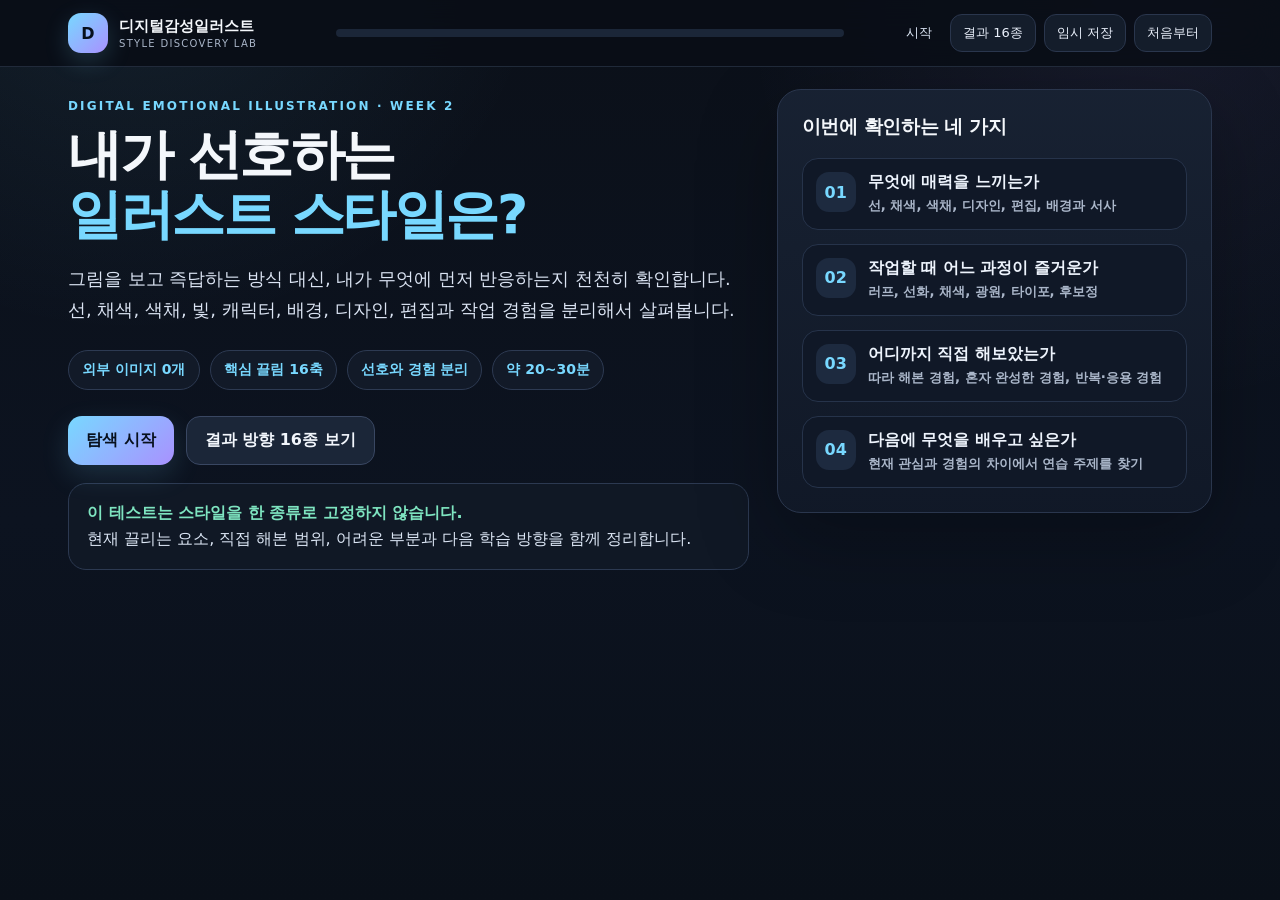
<file: illustration-style-lab-2026/index.html>
<!doctype html><html lang="ko"><head><meta charset="utf-8"><meta name="viewport" content="width=device-width,initial-scale=1,viewport-fit=cover"><meta name="theme-color" content="#0b1019"><meta name="description" content="이미지 없이 선, 채색, 색채, 디자인, 편집, 배경, 서사 등 일러스트 선호 요소를 깊게 탐색하는 수업용 테스트"><title>내가 선호하는 일러스트 스타일은?</title><style>*{box-sizing:border-box}body{margin:0;background:linear-gradient(150deg,#0b1019,#111827);color:#f4f7fb;font-family:system-ui,-apple-system,"Noto Sans KR",sans-serif;display:grid;place-items:center;min-height:100vh}.load{width:min(560px,calc(100% - 32px));padding:28px;border:1px solid #2a364d;border-radius:22px;background:#151d2b;box-shadow:0 24px 80px rgba(0,0,0,.28);line-height:1.75}.load b{display:block;font-size:21px;margin-bottom:5px}.load span{color:#aab6c9}.bar{height:8px;background:#222e43;border-radius:999px;overflow:hidden;margin-top:20px}.bar i{display:block;height:100%;width:48%;background:linear-gradient(90deg,#78d8ff,#a991ff);border-radius:999px;animation:move 1.2s infinite ease-in-out}@keyframes move{0%{transform:translateX(-110%)}100%{transform:translateX(220%)}}</style></head><body><div class="load"><b>텍스트 전용 테스트를 불러오는 중입니다</b><span>선, 채색, 색채, 디자인, 편집과 작업 경험을 확인할 준비를 하고 있습니다.</span><div class="bar"><i></i></div></div><script>(async()=>{try{const files=['v5/payload-00.part?v=5','v5/payload-01.part?v=5','v5/payload-02.part?v=5','v5/payload-03.part?v=5','v5/payload-04.part?v=5'];const b64=(await Promise.all(files.map(f=>fetch(f,{cache:'no-store'}).then(r=>{if(!r.ok)throw new Error(f+' '+r.status);return r.text()})))).join('');const u=Uint8Array.from(atob(b64),c=>c.charCodeAt(0));if(!('DecompressionStream' in window))throw new Error('브라우저 압축 해제 기능 미지원');const ds=new DecompressionStream('gzip');const html=await new Response(new Blob([u]).stream().pipeThrough(ds)).text();document.open();document.write(html);document.close()}catch(e){document.body.innerHTML='<div class="load"><b>사이트를 불러오지 못했습니다</b><span>Chrome 또는 Edge에서 새로고침해 주세요. 문제가 계속되면 교수자에게 알려 주세요.</span></div>';console.error(e)}})();</script></body></html>
</file>
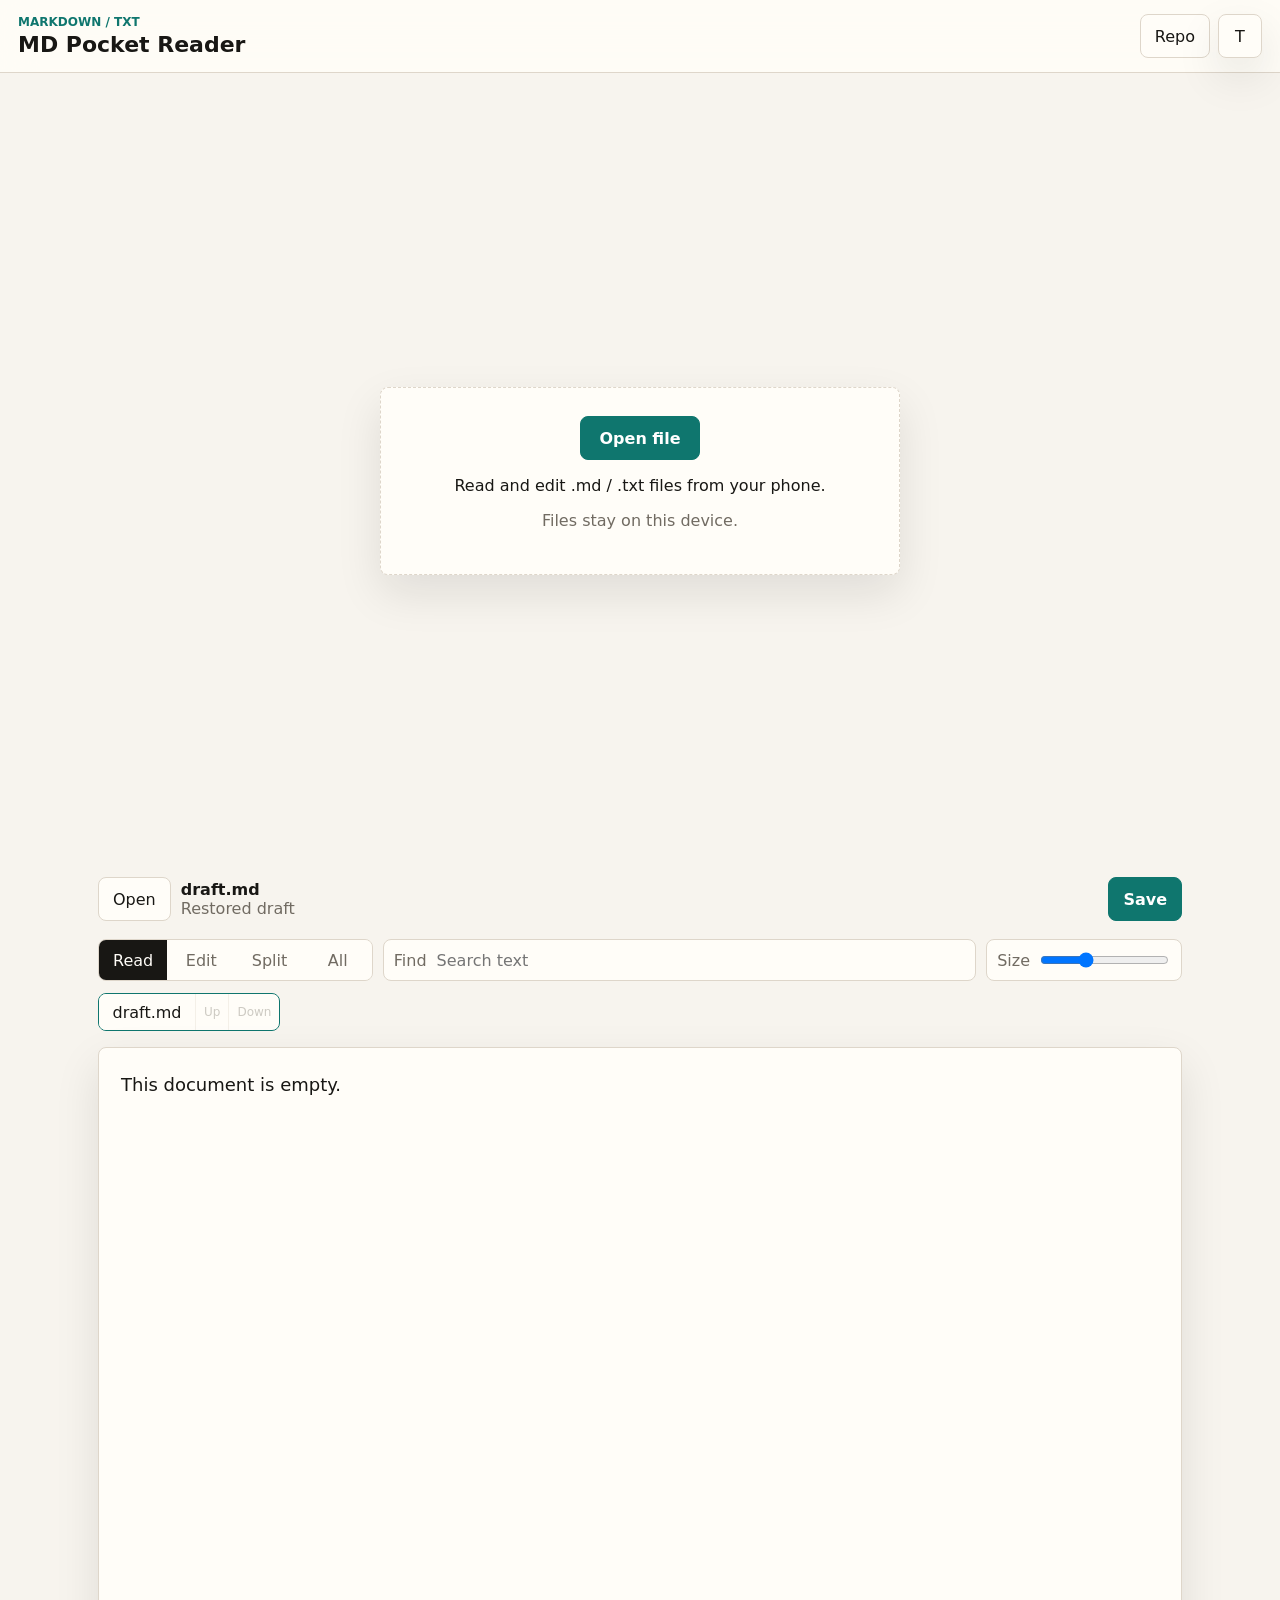
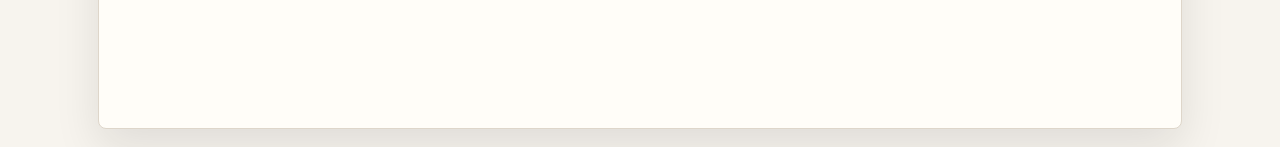
<file: mobile-md-reader/index.html>
<!doctype html>
<html lang="en">
<head>
  <meta charset="utf-8">
  <meta name="viewport" content="width=device-width, initial-scale=1, viewport-fit=cover">
  <meta name="theme-color" content="#111111">
  <title>MD Pocket Reader</title>
  <link rel="stylesheet" href="./styles.css">
</head>
<body>
  <div class="app-shell">
    <header class="topbar">
      <div>
        <p class="eyebrow">Markdown / TXT</p>
        <h1>MD Pocket Reader</h1>
      </div>
      <div class="top-actions">
        <button id="repoToggle" class="ghost-button" type="button">Repo</button>
        <button id="themeToggle" class="icon-button" type="button" aria-label="Toggle theme">T</button>
      </div>
    </header>

    <main class="workspace">
      <section id="repoPanel" class="repo-panel" hidden>
        <div class="repo-head">
          <div>
            <strong>Repo library</strong>
            <span id="repoCount">Checking...</span>
          </div>
          <button id="repoOpenAll" class="solid-button" type="button" hidden>Open all</button>
        </div>
        <div class="repo-uploader">
          <input id="repoToken" type="password" autocomplete="off" placeholder="GitHub token for upload">
          <input id="repoUploadInput" class="file-input" type="file" multiple>
          <button id="repoPickFiles" class="ghost-button" type="button">Choose</button>
          <button id="repoUploadButton" class="solid-button" type="button">Upload</button>
        </div>
        <p id="repoUploadStatus" class="hint" role="status"></p>
        <div id="repoList" class="repo-list"></div>
      </section>

      <section id="emptyState" class="empty-state">
        <div class="drop-zone" id="dropZone">
          <input id="fileInput" class="file-input" type="file" multiple>
          <label for="fileInput" class="primary-action">Open file</label>
          <p>Read and edit .md / .txt files from your phone.</p>
          <p class="hint">Files stay on this device.</p>
          <p id="openMessage" class="hint" role="status"></p>
        </div>
      </section>

      <section id="readerPanel" class="reader-panel" hidden>
        <div class="file-strip">
          <button id="openFileButton" class="ghost-button" type="button">Open</button>
          <div class="file-meta">
            <strong id="fileName">untitled.md</strong>
            <span id="saveStatus">Ready</span>
          </div>
          <button id="saveButton" class="solid-button" type="button">Save</button>
        </div>

        <div class="controls">
          <div class="segmented" role="tablist" aria-label="View mode">
            <button id="previewTab" class="segment active" type="button">Read</button>
            <button id="editTab" class="segment" type="button">Edit</button>
            <button id="splitTab" class="segment" type="button">Split</button>
            <button id="allTab" class="segment" type="button">All</button>
          </div>
          <label class="search-box">
            <span>Find</span>
            <input id="searchInput" type="search" placeholder="Search text">
          </label>
          <label class="size-control">
            <span>Size</span>
            <input id="fontSize" type="range" min="15" max="24" value="18">
          </label>
        </div>

        <div id="fileList" class="file-list" hidden></div>

        <div id="contentArea" class="content-area preview-mode">
          <article id="preview" class="markdown-view"></article>
          <article id="allPreview" class="markdown-view all-view"></article>
          <textarea id="editor" class="editor" spellcheck="false" aria-label="Markdown editor"></textarea>
        </div>
      </section>
    </main>
  </div>

  <script src="./app.js"></script>
</body>
</html>
</file>
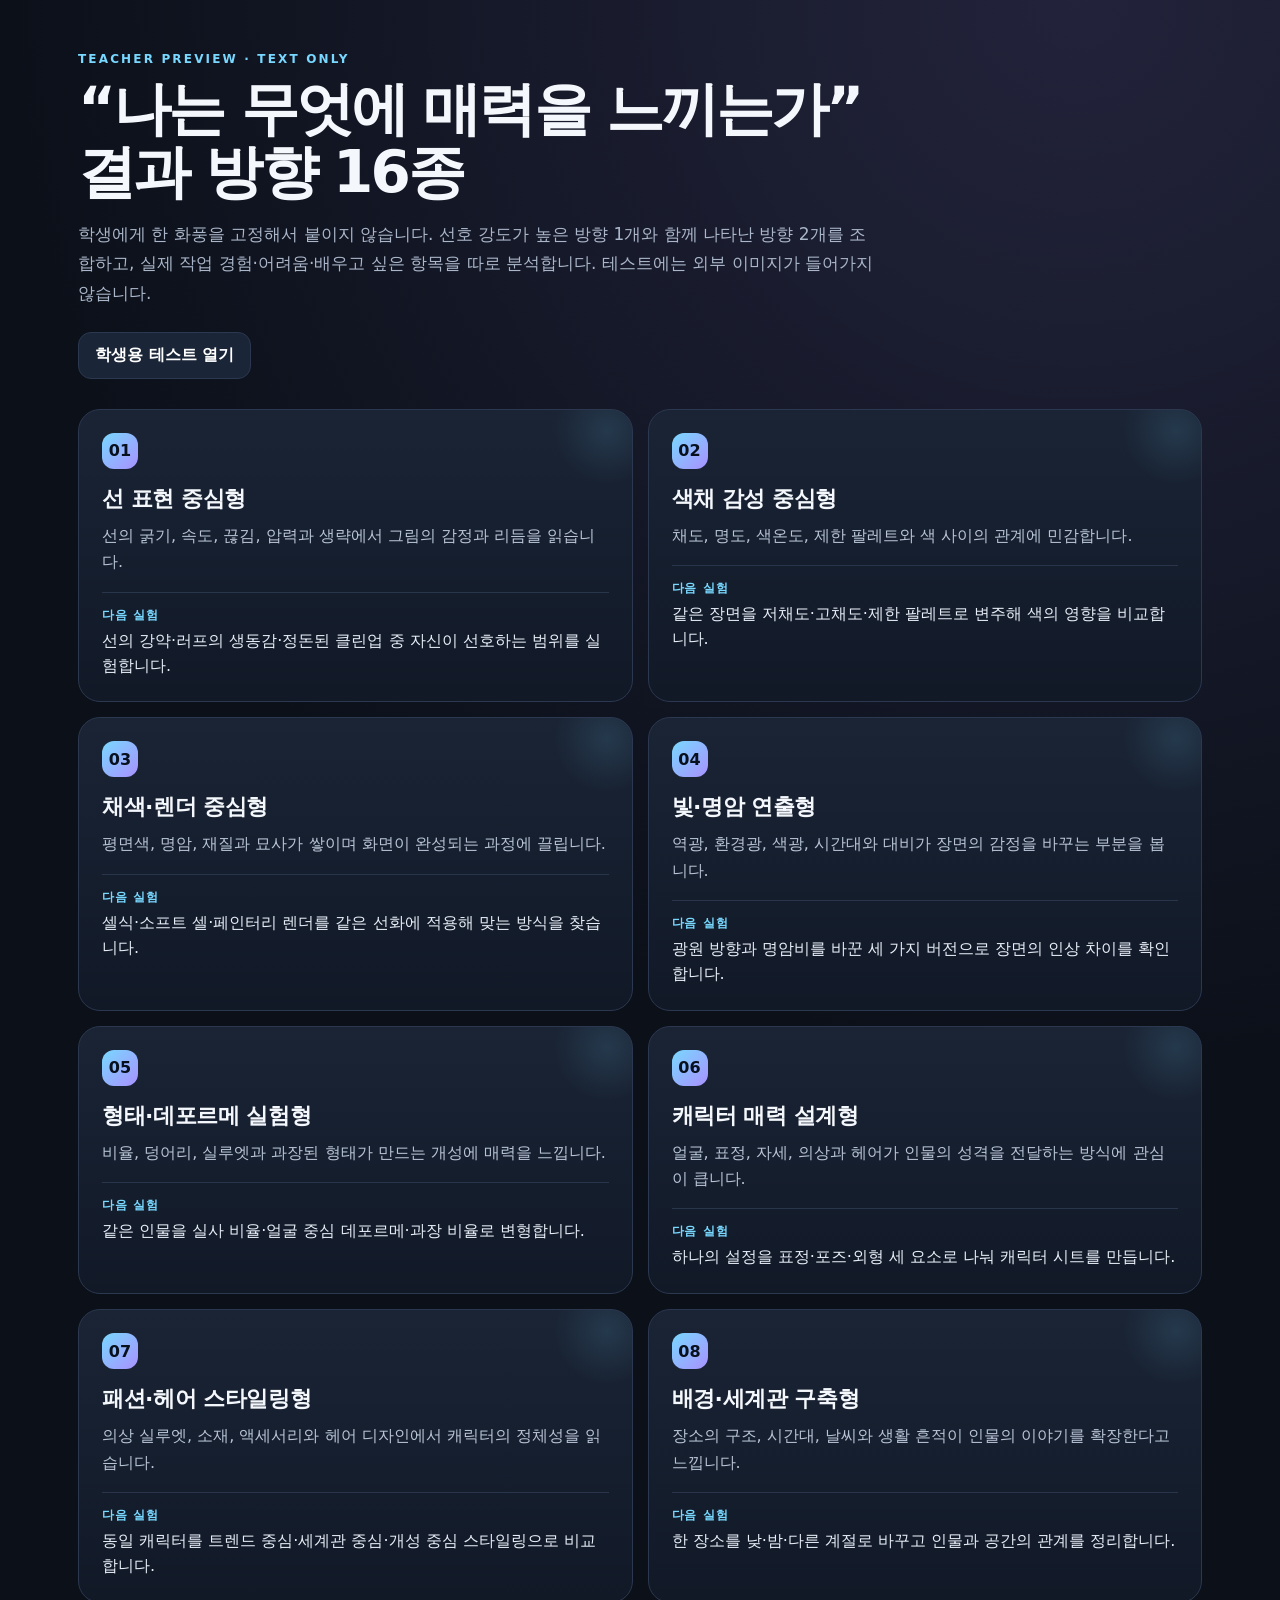
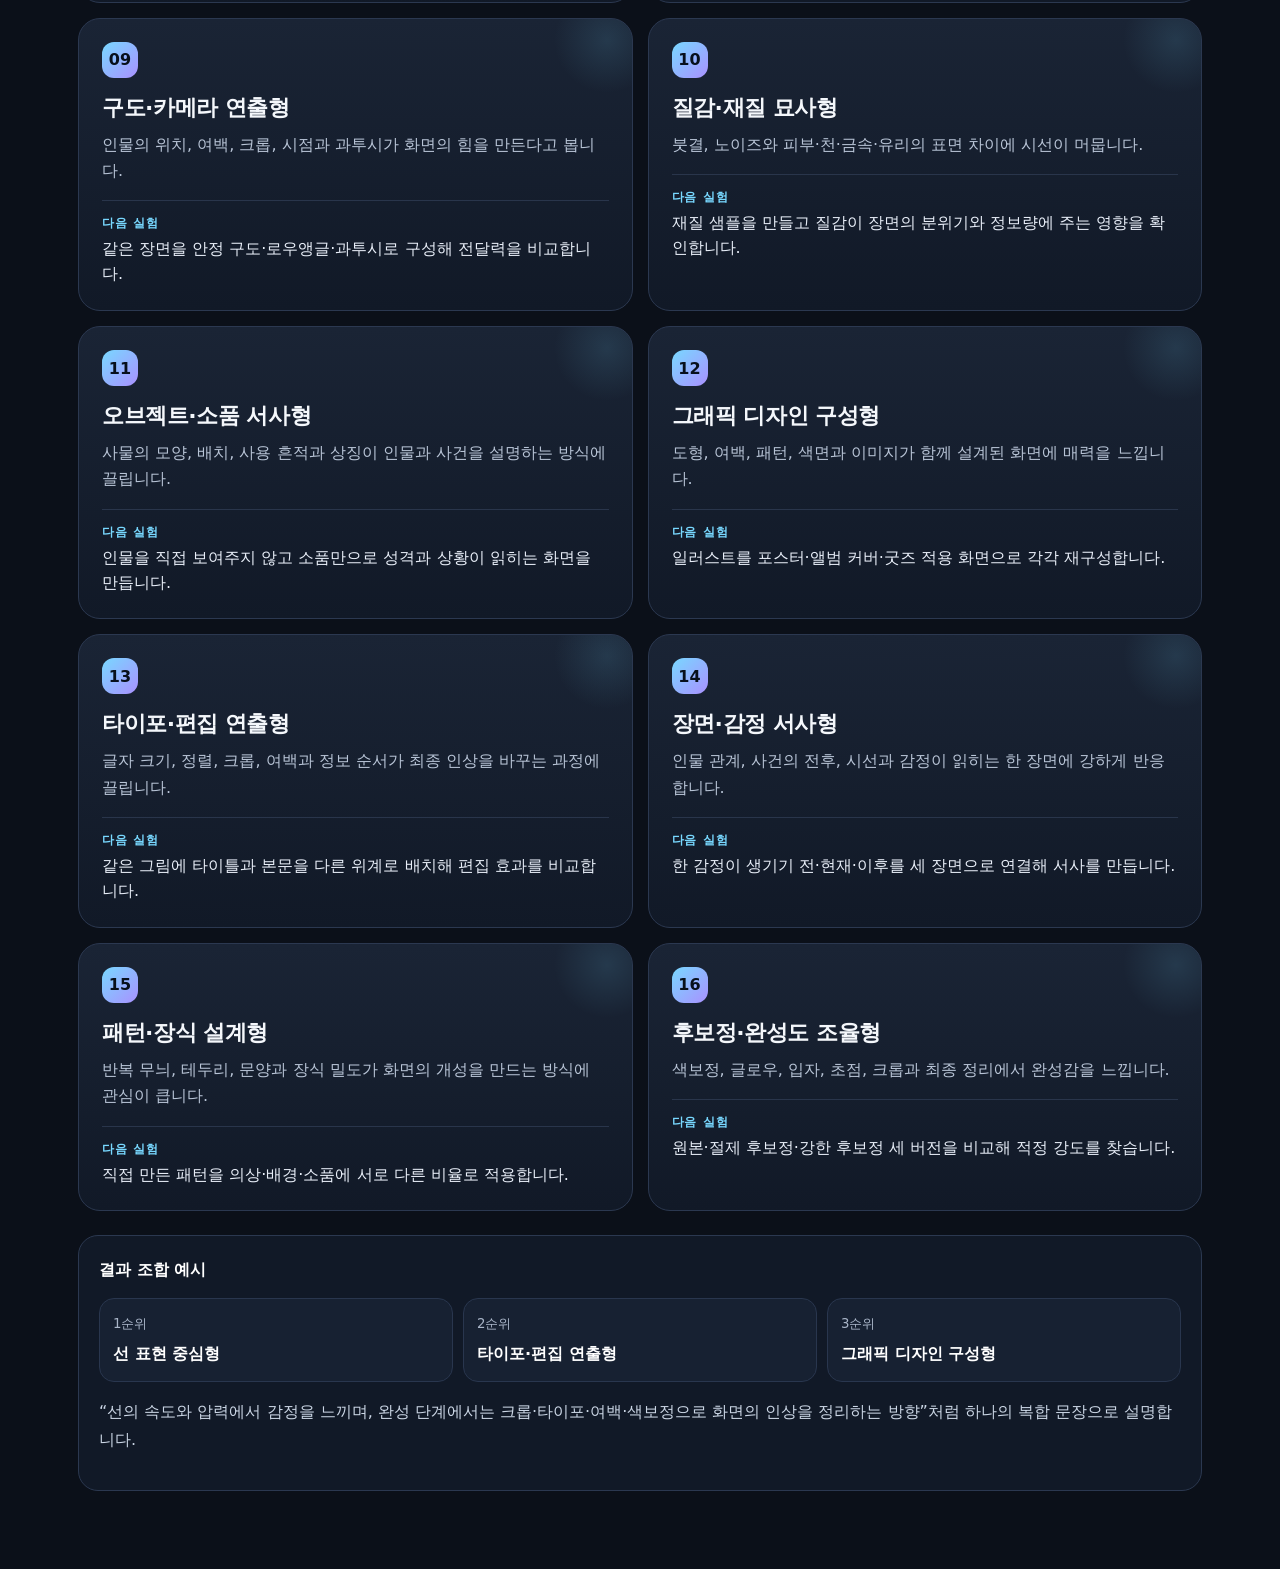
<file: illustration-style-lab-2026/results-preview.html>
<!doctype html><html lang="ko"><head><meta charset="utf-8"><meta name="viewport" content="width=device-width,initial-scale=1"><meta name="theme-color" content="#0b1019"><title>일러스트 선호 스타일 결과 16종</title><style>:root{--bg:#0b1019;--panel:#151d2b;--panel2:#1a2435;--line:#2b3850;--text:#f4f7fb;--muted:#aab6c9;--cyan:#78d8ff;--violet:#a991ff;--pink:#ff9fcf}*{box-sizing:border-box}body{margin:0;font-family:system-ui,-apple-system,"Noto Sans KR",sans-serif;background:radial-gradient(circle at 84% 0,rgba(169,145,255,.15),transparent 32%),var(--bg);color:var(--text)}main{max-width:1160px;margin:auto;padding:52px 18px 78px}.eyebrow{font-size:12px;letter-spacing:.18em;color:var(--cyan);font-weight:800}h1{font-size:clamp(36px,6vw,58px);line-height:1.08;letter-spacing:-.05em;margin:12px 0 16px}header p{color:var(--muted);font-size:17px;line-height:1.72;max-width:800px}.toolbar{display:flex;flex-wrap:wrap;gap:10px;margin:24px 0 30px}.btn{display:inline-flex;padding:12px 16px;border-radius:13px;background:#1a2537;border:1px solid var(--line);color:#fff;text-decoration:none;font-weight:800}.grid{display:grid;grid-template-columns:repeat(2,minmax(0,1fr));gap:15px}.card{position:relative;overflow:hidden;background:linear-gradient(180deg,var(--panel2),#111927);border:1px solid var(--line);border-radius:22px;padding:23px}.card:after{content:"";position:absolute;right:-30px;top:-34px;width:110px;height:110px;border-radius:50%;background:radial-gradient(circle,rgba(120,216,255,.12),transparent 68%)}.num{display:inline-grid;place-items:center;width:36px;height:36px;border-radius:12px;background:linear-gradient(135deg,var(--cyan),var(--violet));color:#07101c;font-weight:900}.card h2{font-size:22px;margin:15px 0 9px;letter-spacing:-.02em}.card p{color:#b8c4d6;line-height:1.65;margin:0}.card dl{margin:16px 0 0;padding-top:14px;border-top:1px solid #29354b}.card dt{font-size:12px;color:var(--cyan);font-weight:800;letter-spacing:.08em}.card dd{margin:5px 0 0;color:#e8eef8;line-height:1.55}.note{margin-top:24px;padding:20px;border:1px solid var(--line);background:#111927;border-radius:20px;color:#cbd6e5;line-height:1.75}.note b{color:#fff}.formula{display:grid;grid-template-columns:repeat(3,1fr);gap:10px;margin-top:14px}.formula div{padding:13px;border-radius:15px;background:#172132;border:1px solid #29364e}.formula small{display:block;color:var(--muted);margin-bottom:4px}.formula strong{color:#fff}@media(max-width:760px){.grid,.formula{grid-template-columns:1fr}.card{padding:19px}}</style></head><body><main><header><div class="eyebrow">TEACHER PREVIEW · TEXT ONLY</div><h1>“나는 무엇에 매력을 느끼는가”<br>결과 방향 16종</h1><p>학생에게 한 화풍을 고정해서 붙이지 않습니다. 선호 강도가 높은 방향 1개와 함께 나타난 방향 2개를 조합하고, 실제 작업 경험·어려움·배우고 싶은 항목을 따로 분석합니다. 테스트에는 외부 이미지가 들어가지 않습니다.</p><div class="toolbar"><a class="btn" href="index.html">학생용 테스트 열기</a></div></header><section class="grid" id="grid"></section><section class="note"><b>결과 조합 예시</b><div class="formula"><div><small>1순위</small><strong>선 표현 중심형</strong></div><div><small>2순위</small><strong>타이포·편집 연출형</strong></div><div><small>3순위</small><strong>그래픽 디자인 구성형</strong></div></div><p>“선의 속도와 압력에서 감정을 느끼며, 완성 단계에서는 크롭·타이포·여백·색보정으로 화면의 인상을 정리하는 방향”처럼 하나의 복합 문장으로 설명합니다.</p></section></main><script>const rows=[
['선 표현 중심형','선의 굵기, 속도, 끊김, 압력과 생략에서 그림의 감정과 리듬을 읽습니다.','선의 강약·러프의 생동감·정돈된 클린업 중 자신이 선호하는 범위를 실험합니다.'],
['색채 감성 중심형','채도, 명도, 색온도, 제한 팔레트와 색 사이의 관계에 민감합니다.','같은 장면을 저채도·고채도·제한 팔레트로 변주해 색의 영향을 비교합니다.'],
['채색·렌더 중심형','평면색, 명암, 재질과 묘사가 쌓이며 화면이 완성되는 과정에 끌립니다.','셀식·소프트 셀·페인터리 렌더를 같은 선화에 적용해 맞는 방식을 찾습니다.'],
['빛·명암 연출형','역광, 환경광, 색광, 시간대와 대비가 장면의 감정을 바꾸는 부분을 봅니다.','광원 방향과 명암비를 바꾼 세 가지 버전으로 장면의 인상 차이를 확인합니다.'],
['형태·데포르메 실험형','비율, 덩어리, 실루엣과 과장된 형태가 만드는 개성에 매력을 느낍니다.','같은 인물을 실사 비율·얼굴 중심 데포르메·과장 비율로 변형합니다.'],
['캐릭터 매력 설계형','얼굴, 표정, 자세, 의상과 헤어가 인물의 성격을 전달하는 방식에 관심이 큽니다.','하나의 설정을 표정·포즈·외형 세 요소로 나눠 캐릭터 시트를 만듭니다.'],
['패션·헤어 스타일링형','의상 실루엣, 소재, 액세서리와 헤어 디자인에서 캐릭터의 정체성을 읽습니다.','동일 캐릭터를 트렌드 중심·세계관 중심·개성 중심 스타일링으로 비교합니다.'],
['배경·세계관 구축형','장소의 구조, 시간대, 날씨와 생활 흔적이 인물의 이야기를 확장한다고 느낍니다.','한 장소를 낮·밤·다른 계절로 바꾸고 인물과 공간의 관계를 정리합니다.'],
['구도·카메라 연출형','인물의 위치, 여백, 크롭, 시점과 과투시가 화면의 힘을 만든다고 봅니다.','같은 장면을 안정 구도·로우앵글·과투시로 구성해 전달력을 비교합니다.'],
['질감·재질 묘사형','붓결, 노이즈와 피부·천·금속·유리의 표면 차이에 시선이 머뭅니다.','재질 샘플을 만들고 질감이 장면의 분위기와 정보량에 주는 영향을 확인합니다.'],
['오브젝트·소품 서사형','사물의 모양, 배치, 사용 흔적과 상징이 인물과 사건을 설명하는 방식에 끌립니다.','인물을 직접 보여주지 않고 소품만으로 성격과 상황이 읽히는 화면을 만듭니다.'],
['그래픽 디자인 구성형','도형, 여백, 패턴, 색면과 이미지가 함께 설계된 화면에 매력을 느낍니다.','일러스트를 포스터·앨범 커버·굿즈 적용 화면으로 각각 재구성합니다.'],
['타이포·편집 연출형','글자 크기, 정렬, 크롭, 여백과 정보 순서가 최종 인상을 바꾸는 과정에 끌립니다.','같은 그림에 타이틀과 본문을 다른 위계로 배치해 편집 효과를 비교합니다.'],
['장면·감정 서사형','인물 관계, 사건의 전후, 시선과 감정이 읽히는 한 장면에 강하게 반응합니다.','한 감정이 생기기 전·현재·이후를 세 장면으로 연결해 서사를 만듭니다.'],
['패턴·장식 설계형','반복 무늬, 테두리, 문양과 장식 밀도가 화면의 개성을 만드는 방식에 관심이 큽니다.','직접 만든 패턴을 의상·배경·소품에 서로 다른 비율로 적용합니다.'],
['후보정·완성도 조율형','색보정, 글로우, 입자, 초점, 크롭과 최종 정리에서 완성감을 느낍니다.','원본·절제 후보정·강한 후보정 세 버전을 비교해 적정 강도를 찾습니다.']];document.getElementById('grid').innerHTML=rows.map((r,i)=>`<article class="card"><span class="num">${String(i+1).padStart(2,'0')}</span><h2>${r[0]}</h2><p>${r[1]}</p><dl><dt>다음 실험</dt><dd>${r[2]}</dd></dl></article>`).join('');</script></body></html>
</file>
<file: mobile-md-reader/styles.css>
:root {
  color-scheme: light;
  --bg: #f7f4ee;
  --surface: #fffdf8;
  --text: #181714;
  --muted: #716b62;
  --line: #ded6ca;
  --accent: #0f766e;
  --accent-strong: #0b5f59;
  --mark: #fff2a8;
  --code: #ebe4d8;
  --shadow: 0 18px 45px rgba(24, 23, 20, 0.10);
  --font-size: 18px;
}

:root.dark {
  color-scheme: dark;
  --bg: #111111;
  --surface: #1b1b1a;
  --text: #f4f0e9;
  --muted: #afa79b;
  --line: #34312d;
  --accent: #4fd1c5;
  --accent-strong: #77e7de;
  --mark: #554b12;
  --code: #282621;
  --shadow: 0 18px 45px rgba(0, 0, 0, 0.25);
}

* {
  box-sizing: border-box;
}

html,
body {
  min-height: 100%;
}

body {
  margin: 0;
  background: var(--bg);
  color: var(--text);
  font-family: ui-sans-serif, system-ui, -apple-system, BlinkMacSystemFont, "Segoe UI", sans-serif;
}

button,
input,
textarea {
  font: inherit;
}

button,
label {
  -webkit-tap-highlight-color: transparent;
}

.app-shell {
  min-height: 100svh;
  display: flex;
  flex-direction: column;
}

.topbar {
  position: sticky;
  top: 0;
  z-index: 10;
  display: flex;
  align-items: center;
  justify-content: space-between;
  gap: 16px;
  padding: calc(14px + env(safe-area-inset-top)) 18px 14px;
  border-bottom: 1px solid var(--line);
  background: color-mix(in srgb, var(--surface) 88%, transparent);
  backdrop-filter: blur(18px);
}

.top-actions {
  display: flex;
  align-items: center;
  gap: 8px;
}

.eyebrow {
  margin: 0 0 4px;
  color: var(--accent);
  font-size: 12px;
  font-weight: 800;
  letter-spacing: 0;
  text-transform: uppercase;
}

h1 {
  margin: 0;
  font-size: 22px;
  line-height: 1.1;
}

.icon-button,
.ghost-button,
.solid-button,
.segment,
.primary-action {
  min-height: 44px;
  border-radius: 8px;
  border: 1px solid var(--line);
  cursor: pointer;
  transition: transform 140ms ease, border-color 140ms ease, background 140ms ease;
}

.icon-button:active,
.ghost-button:active,
.solid-button:active,
.segment:active,
.primary-action:active {
  transform: translateY(1px);
}

.icon-button {
  width: 44px;
  background: var(--surface);
  color: var(--text);
  box-shadow: var(--shadow);
}

.workspace {
  width: min(1120px, 100%);
  margin: 0 auto;
  padding: 18px;
  flex: 1;
}

.empty-state {
  min-height: calc(100svh - 120px);
  display: grid;
  place-items: center;
}

.drop-zone {
  width: min(520px, 100%);
  padding: 28px;
  border: 1px dashed var(--line);
  border-radius: 8px;
  background: var(--surface);
  text-align: center;
  box-shadow: var(--shadow);
}

.drop-zone.dragging {
  border-color: var(--accent);
  background: color-mix(in srgb, var(--accent) 8%, var(--surface));
}

.file-input {
  position: absolute;
  inline-size: 1px;
  block-size: 1px;
  overflow: hidden;
  clip: rect(0 0 0 0);
}

.primary-action {
  display: inline-flex;
  align-items: center;
  justify-content: center;
  padding: 0 18px;
  background: var(--accent);
  color: #ffffff;
  border-color: var(--accent);
  font-weight: 800;
}

.hint,
.file-meta span,
.search-box span,
.size-control span {
  color: var(--muted);
}

.reader-panel {
  display: flex;
  flex-direction: column;
  gap: 12px;
}

.repo-panel {
  margin-bottom: 14px;
  padding: 14px;
  border: 1px solid var(--line);
  border-radius: 8px;
  background: var(--surface);
  box-shadow: var(--shadow);
}

.repo-head {
  display: flex;
  justify-content: space-between;
  align-items: center;
  gap: 12px;
  margin-bottom: 10px;
}

.repo-head div {
  display: flex;
  flex-direction: column;
  min-width: 0;
}

.repo-head span,
.repo-item span {
  color: var(--muted);
  font-size: 13px;
}

.repo-list {
  display: grid;
  gap: 8px;
}

.repo-uploader {
  display: grid;
  grid-template-columns: minmax(0, 1fr) auto auto;
  gap: 8px;
  margin-bottom: 8px;
}

.repo-uploader input[type="password"] {
  min-width: 0;
  min-height: 44px;
  padding: 0 12px;
  border: 1px solid var(--line);
  border-radius: 8px;
  background: var(--surface);
  color: var(--text);
}

.repo-item {
  min-height: 48px;
  display: flex;
  flex-direction: column;
  align-items: flex-start;
  gap: 2px;
  padding: 10px 12px;
  border: 1px solid var(--line);
  border-radius: 8px;
  background: var(--surface);
  color: var(--text);
  text-align: left;
}

.repo-item strong,
.repo-item span {
  max-width: 100%;
  overflow: hidden;
  text-overflow: ellipsis;
  white-space: nowrap;
}

.file-strip,
.controls {
  display: flex;
  align-items: center;
  gap: 10px;
}

.file-strip {
  min-height: 56px;
}

.file-meta {
  min-width: 0;
  flex: 1;
  display: flex;
  flex-direction: column;
}

.file-meta strong,
.file-meta span {
  overflow: hidden;
  white-space: nowrap;
  text-overflow: ellipsis;
}

.ghost-button,
.solid-button,
.segment {
  padding: 0 14px;
  background: var(--surface);
  color: var(--text);
}

.solid-button {
  background: var(--accent);
  border-color: var(--accent);
  color: #ffffff;
  font-weight: 800;
}

.controls {
  flex-wrap: wrap;
}

.segmented {
  display: inline-grid;
  grid-template-columns: repeat(4, minmax(62px, 1fr));
  border: 1px solid var(--line);
  border-radius: 8px;
  overflow: hidden;
}

.segment {
  min-height: 40px;
  border: 0;
  border-radius: 0;
  color: var(--muted);
}

.segment.active {
  background: var(--text);
  color: var(--surface);
}

.search-box,
.size-control {
  min-height: 42px;
  display: flex;
  align-items: center;
  gap: 8px;
  padding: 0 10px;
  border: 1px solid var(--line);
  border-radius: 8px;
  background: var(--surface);
}

.search-box {
  flex: 1;
  min-width: 180px;
}

.search-box input {
  width: 100%;
  border: 0;
  outline: 0;
  background: transparent;
  color: var(--text);
}

.file-list {
  display: flex;
  gap: 8px;
  overflow-x: auto;
  padding-bottom: 4px;
}

.file-chip-wrap {
  min-height: 36px;
  flex: 0 0 auto;
  display: inline-flex;
  align-items: stretch;
  max-width: 320px;
  border: 1px solid var(--line);
  border-radius: 8px;
  background: var(--surface);
  overflow: hidden;
}

.file-chip-wrap.active {
  border-color: var(--accent);
}

.file-chip {
  min-height: 36px;
  flex: 1 1 auto;
  min-width: 96px;
  max-width: 220px;
  padding: 0 12px;
  border: 0;
  background: var(--surface);
  color: var(--muted);
  overflow: hidden;
  text-overflow: ellipsis;
  white-space: nowrap;
}

.file-chip-wrap.active .file-chip {
  color: var(--text);
}

.order-button {
  min-height: 36px;
  padding: 0 8px;
  border: 0;
  border-left: 1px solid var(--line);
  background: var(--surface);
  color: var(--muted);
  font-size: 12px;
}

.order-button:disabled {
  opacity: 0.35;
}

.content-area {
  min-height: calc(100svh - 220px);
  display: grid;
  grid-template-columns: minmax(0, 1fr);
  border: 1px solid var(--line);
  border-radius: 8px;
  background: var(--surface);
  overflow: hidden;
  box-shadow: var(--shadow);
}

.markdown-view,
.editor {
  min-width: 0;
  width: 100%;
  min-height: calc(100svh - 220px);
  padding: 22px;
  font-size: var(--font-size);
  line-height: 1.72;
}

.editor {
  resize: none;
  border: 0;
  outline: 0;
  background: var(--surface);
  color: var(--text);
  font-family: ui-monospace, "SFMono-Regular", Consolas, "Liberation Mono", monospace;
  line-height: 1.65;
}

.markdown-view {
  overflow: auto;
  overflow-wrap: anywhere;
}

.markdown-view h1,
.markdown-view h2,
.markdown-view h3 {
  line-height: 1.25;
  margin: 1.2em 0 0.55em;
}

.markdown-view h1:first-child,
.markdown-view h2:first-child,
.markdown-view h3:first-child,
.markdown-view p:first-child {
  margin-top: 0;
}

.markdown-view h1 {
  font-size: 1.85em;
}

.markdown-view h2 {
  font-size: 1.42em;
}

.markdown-view h3 {
  font-size: 1.18em;
}

.markdown-view p,
.markdown-view ul,
.markdown-view ol,
.markdown-view blockquote,
.markdown-view pre {
  margin: 0 0 1em;
}

.markdown-view blockquote {
  padding-left: 14px;
  border-left: 4px solid var(--accent);
  color: var(--muted);
}

.markdown-view code {
  padding: 0.14em 0.32em;
  border-radius: 5px;
  background: var(--code);
}

.markdown-view pre {
  padding: 14px;
  border-radius: 8px;
  background: var(--code);
  overflow-x: auto;
}

.markdown-view pre code {
  padding: 0;
  background: transparent;
}

.markdown-view a {
  color: var(--accent-strong);
}

.markdown-view mark {
  background: var(--mark);
  color: inherit;
}

.preview-mode .editor,
.preview-mode .all-view,
.edit-mode .markdown-view,
.edit-mode .all-view,
.split-mode .all-view,
.all-mode .editor,
.all-mode #preview {
  display: none;
}

.edit-mode .editor {
  display: block;
}

.split-mode {
  grid-template-columns: minmax(0, 1fr) minmax(0, 1fr);
}

.split-mode .markdown-view {
  border-right: 1px solid var(--line);
}

.all-mode {
  display: block;
}

.all-view {
  min-height: calc(100svh - 220px);
}

.all-file {
  padding-bottom: 28px;
  margin-bottom: 30px;
  border-bottom: 1px solid var(--line);
  scroll-margin-top: 150px;
}

.all-file:last-child {
  border-bottom: 0;
  margin-bottom: 0;
}

.all-file-title {
  position: sticky;
  top: calc(70px + env(safe-area-inset-top));
  z-index: 2;
  margin: -22px -22px 22px;
  padding: 14px 22px;
  background: color-mix(in srgb, var(--surface) 92%, transparent);
  border-bottom: 1px solid var(--line);
  backdrop-filter: blur(14px);
  font-size: 1.05em;
}

@media (max-width: 720px) {
  .workspace {
    padding: 12px;
  }

  .topbar {
    padding-inline: 14px;
  }

  h1 {
    font-size: 20px;
  }

  .file-strip {
    gap: 8px;
  }

  .ghost-button,
  .solid-button {
    padding-inline: 12px;
  }

  .segmented,
  .search-box,
  .size-control,
  .repo-uploader {
    width: 100%;
  }

  .repo-uploader {
    grid-template-columns: minmax(0, 1fr);
  }

  .size-control input {
    width: 100%;
  }

  .split-mode {
    grid-template-columns: minmax(0, 1fr);
  }

  .split-mode .markdown-view {
    min-height: 42svh;
    border-right: 0;
    border-bottom: 1px solid var(--line);
  }

  .split-mode .editor {
    min-height: 42svh;
  }

  .markdown-view,
  .editor {
    padding: 18px;
  }
}
</file>
